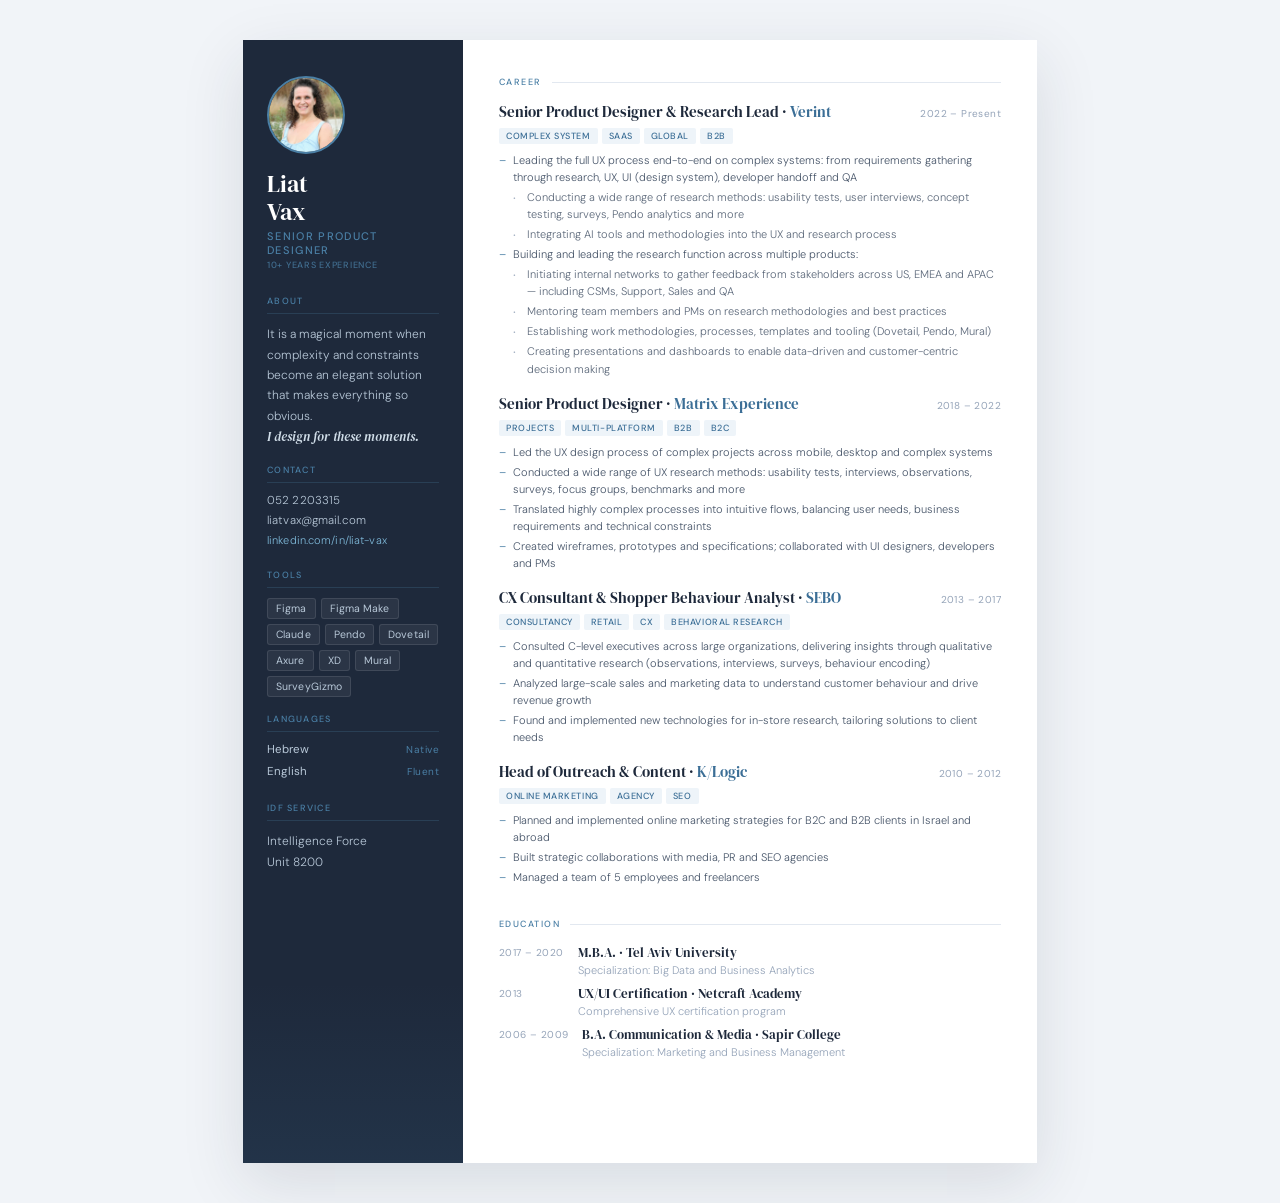
<file: images/Liat_Vax_CV_7.html>
<!DOCTYPE html>
<html lang="en">
<head>
<meta charset="UTF-8">
<meta name="viewport" content="width=device-width, initial-scale=1.0">
<title>Liat Vax — Product Designer</title>
<link href="https://fonts.googleapis.com/css2?family=DM+Serif+Display:ital@0;1&family=DM+Sans:wght@300;400;500&display=swap" rel="stylesheet">
<style>
  * { margin: 0; padding: 0; box-sizing: border-box; }

  :root {
    --white: #FFFFFF;
    --off-white: #F8F9FB;
    --slate-50: #F1F4F8;
    --slate-200: #E2E8F0;
    --slate-400: #94A3B8;
    --slate-600: #475569;
    --slate-800: #1E293B;
    --blue-soft: #4A7FA5;
    --blue-light: #EEF4F9;
    --blue-mid: #C8DCF0;
    --accent: #3B6E96;
  }

  @media print {
    @page { margin: 0; size: A4; }
    body { -webkit-print-color-adjust: exact; print-color-adjust: exact; }
    .page { box-shadow: none; }
  }

  body {
    background: var(--slate-50);
    font-family: 'DM Sans', sans-serif;
    color: var(--slate-800);
    min-height: 100vh;
    display: flex;
    justify-content: center;
    padding: 40px 20px;
  }

  .page {
    width: 794px;
    height: 1123px;
    background: var(--white);
    box-shadow: 0 20px 60px rgba(30,41,59,0.12);
    display: grid;
    grid-template-columns: 220px 1fr;
    position: relative;
    overflow: hidden;
  }

  /* ── SIDEBAR ── */
  .sidebar {
    background: var(--slate-800);
    padding: 36px 24px;
    display: flex;
    flex-direction: column;
    gap: 0;
    position: relative;
  }

  .sidebar::after {
    content: '';
    position: absolute;
    bottom: 0; left: 0; right: 0;
    height: 180px;
    background: linear-gradient(to top, rgba(59,110,150,0.15), transparent);
    pointer-events: none;
  }

  .photo-wrap {
    width: 78px;
    height: 78px;
    border-radius: 50%;
    border: 2px solid var(--blue-soft);
    overflow: hidden;
    margin-bottom: 16px;
    flex-shrink: 0;
  }

  .photo-wrap img {
    width: 100%;
    height: 100%;
    object-fit: cover;
  }

  .photo-placeholder {
    width: 100%;
    height: 100%;
    background: var(--slate-600);
    display: flex;
    align-items: center;
    justify-content: center;
    color: var(--slate-400);
    font-size: 11px;
    font-weight: 300;
    text-align: center;
    letter-spacing: 0.03em;
  }

  .name {
    font-family: 'DM Serif Display', serif;
    font-size: 24px;
    color: var(--white);
    line-height: 1.15;
    margin-bottom: 4px;
  }

  .role-tag {
    font-size: 11px;
    font-weight: 500;
    letter-spacing: 0.12em;
    text-transform: uppercase;
    color: var(--blue-soft);
    margin-bottom: 24px;
  }

  .sidebar-section {
    margin-bottom: 16px;
  }

  .sidebar-label {
    font-size: 9px;
    font-weight: 500;
    letter-spacing: 0.14em;
    text-transform: uppercase;
    color: var(--blue-soft);
    margin-bottom: 10px;
    padding-bottom: 6px;
    border-bottom: 1px solid rgba(74,127,165,0.25);
  }

  .sidebar-text {
    font-size: 12px;
    font-weight: 300;
    color: #B8C8D8;
    line-height: 1.7;
  }

  .sidebar-text em {
    font-style: italic;
    color: #D0DDE8;
    font-family: 'DM Serif Display', serif;
    font-size: 13px;
  }

  .tag-list {
    display: flex;
    flex-wrap: wrap;
    gap: 5px;
  }

  .tag {
    font-size: 10.5px;
    font-weight: 400;
    color: #B8C8D8;
    background: rgba(255,255,255,0.06);
    border: 1px solid rgba(255,255,255,0.1);
    border-radius: 3px;
    padding: 3px 8px;
    letter-spacing: 0.01em;
  }

  .contact-item {
    font-size: 11.5px;
    font-weight: 300;
    color: #B8C8D8;
    margin-bottom: 5px;
    letter-spacing: 0.01em;
  }

  .lang-item {
    display: flex;
    justify-content: space-between;
    align-items: center;
    margin-bottom: 7px;
  }

  .lang-name {
    font-size: 11.5px;
    font-weight: 400;
    color: #B8C8D8;
  }

  .lang-level {
    font-size: 10px;
    color: var(--blue-soft);
    letter-spacing: 0.05em;
  }

  /* ── MAIN ── */
  .main {
    padding: 36px 36px 36px 36px;
    display: flex;
    flex-direction: column;
    gap: 0;
  }

  .section-title {
    font-size: 9px;
    font-weight: 500;
    letter-spacing: 0.16em;
    text-transform: uppercase;
    color: var(--blue-soft);
    margin-bottom: 14px;
    display: flex;
    align-items: center;
    gap: 10px;
  }

  .section-title::after {
    content: '';
    flex: 1;
    height: 1px;
    background: var(--slate-200);
  }

  .job {
    margin-bottom: 16px;
  }

  .job-header {
    display: flex;
    align-items: baseline;
    justify-content: space-between;
    margin-bottom: 3px;
  }

  .job-title {
    font-family: 'DM Serif Display', serif;
    font-size: 14.5px;
    color: var(--slate-800);
    font-style: normal;
  }

  .job-company {
    color: var(--accent);
  }

  .job-date {
    font-size: 10px;
    font-weight: 400;
    color: var(--slate-400);
    letter-spacing: 0.04em;
    white-space: nowrap;
    flex-shrink: 0;
    margin-left: 12px;
  }

  .bullets {
    margin-top: 8px;
    list-style: none;
  }

  .bullets li {
    font-size: 11px;
    font-weight: 300;
    color: var(--slate-600);
    line-height: 1.55;
    padding-left: 14px;
    position: relative;
    margin-bottom: 3px;
  }

  .bullets li::before {
    content: '–';
    position: absolute;
    left: 0;
    color: var(--blue-soft);
    font-weight: 400;
  }

  .bullets li.sub {
    padding-left: 28px;
    color: var(--slate-600);
    opacity: 0.88;
  }

  .bullets li.sub::before {
    left: 14px;
    content: '·';
    font-size: 14px;
    line-height: 1.3;
    color: var(--slate-400);
  }

  .section-gap {
    margin-bottom: 16px;
  }

  .edu-item {
    display: flex;
    gap: 14px;
    margin-bottom: 8px;
    align-items: flex-start;
  }

  .edu-date {
    font-size: 10px;
    color: var(--slate-400);
    letter-spacing: 0.04em;
    white-space: nowrap;
    padding-top: 2px;
    min-width: 65px;
  }

  .edu-body {}

  .edu-title {
    font-family: 'DM Serif Display', serif;
    font-size: 13px;
    color: var(--slate-800);
  }

  .edu-sub {
    font-size: 11px;
    font-weight: 300;
    color: var(--slate-400);
    margin-top: 2px;
  }

  .divider {
    height: 1px;
    background: var(--slate-200);
    margin: 24px 0;
  }


  .job-tags {
    display: flex;
    flex-wrap: wrap;
    gap: 4px;
    margin-top: 6px;
    margin-bottom: 2px;
  }
  .job-tag {
    font-size: 9px;
    font-weight: 500;
    letter-spacing: 0.06em;
    text-transform: uppercase;
    color: var(--accent);
    background: var(--blue-light);
    border: none;
    border-radius: 2px;
    padding: 2px 7px;
  }
</style>
</head>
<body>
<div class="page">

  <!-- SIDEBAR -->
  <aside class="sidebar">

    <div class="photo-wrap">
      <img src="[data-uri]" alt="Liat Vax">
    </div>

    <div class="name">Liat<br>Vax</div>
    <div class="role-tag">Senior Product Designer<br><span style="font-size:9px;letter-spacing:0.08em;opacity:0.8">10+ years experience</span></div>

    <div class="sidebar-section">
      <div class="sidebar-label">About</div>
      <div class="sidebar-text">
        It is a magical moment when complexity and constraints become an elegant solution that makes everything so obvious.<br>
        <em>I design for these moments.</em>
      </div>
    </div>

    <div class="sidebar-section">
      <div class="sidebar-label">Contact</div>
      <div class="contact-item">052 2203315</div>
      <div class="contact-item">liatvax@gmail.com</div>
  <div class="contact-item"><a href="https://il.linkedin.com/in/liat-vax" style="color:#7EB8D8;text-decoration:none;font-size:11px;">linkedin.com/in/liat-vax</a></div>
    </div>

    <div class="sidebar-section">
      <div class="sidebar-label">Tools</div>
      <div class="tag-list">
        <span class="tag">Figma</span>
        <span class="tag">Figma Make</span>
        <span class="tag">Claude</span>
        <span class="tag">Pendo</span>
        <span class="tag">Dovetail</span>
        <span class="tag">Axure</span>
        <span class="tag">XD</span>
        <span class="tag">Mural</span>
        <span class="tag">SurveyGizmo</span>
      </div>
    </div>

    <div class="sidebar-section">
      <div class="sidebar-label">Languages</div>
      <div class="lang-item">
        <span class="lang-name">Hebrew</span>
        <span class="lang-level">Native</span>
      </div>
      <div class="lang-item">
        <span class="lang-name">English</span>
        <span class="lang-level">Fluent</span>
      </div>
    </div>

    <div class="sidebar-section">
      <div class="sidebar-label">IDF Service</div>
      <div class="sidebar-text">Intelligence Force<br>Unit 8200</div>
    </div>

  </aside>

  <!-- MAIN -->
  <main class="main">

    <div class="section-gap">
      <div class="section-title">Career</div>

      <!-- Verint -->
      <div class="job">
        <div class="job-header">
          <div class="job-title">Senior Product Designer &amp; Research Lead · <span class="job-company">Verint</span></div>
          <div class="job-date">2022 – Present</div>
        </div>
        <div class="job-tags"><span class="job-tag">Complex System</span><span class="job-tag">SaaS</span><span class="job-tag">Global</span><span class="job-tag">B2B</span></div>
        <ul class="bullets">
          <li>Leading the full UX process end-to-end on complex systems: from requirements gathering through research, UX, UI (design system), developer handoff and QA</li>
          <li class="sub">Conducting a wide range of research methods: usability tests, user interviews, concept testing, surveys, Pendo analytics and more</li>
          <li class="sub">Integrating AI tools and methodologies into the UX and research process</li>
          <li>Building and leading the research function across multiple products:</li>
          <li class="sub">Initiating internal networks to gather feedback from stakeholders across US, EMEA and APAC — including CSMs, Support, Sales and QA</li>
          <li class="sub">Mentoring team members and PMs on research methodologies and best practices</li>
          <li class="sub">Establishing work methodologies, processes, templates and tooling (Dovetail, Pendo, Mural)</li>
          <li class="sub">Creating presentations and dashboards to enable data-driven and customer-centric decision making</li>
        </ul>
      </div>

      <!-- Matrix -->
      <div class="job">
        <div class="job-header">
          <div class="job-title">Senior Product Designer · <span class="job-company">Matrix Experience</span></div>
          <div class="job-date">2018 – 2022</div>
        </div>
        <div class="job-tags"><span class="job-tag">Projects</span><span class="job-tag">Multi-platform</span><span class="job-tag">B2B</span><span class="job-tag">B2C</span></div>
        <ul class="bullets">
          <li>Led the UX design process of complex projects across mobile, desktop and complex systems</li>
          <li>Conducted a wide range of UX research methods: usability tests, interviews, observations, surveys, focus groups, benchmarks and more</li>
          <li>Translated highly complex processes into intuitive flows, balancing user needs, business requirements and technical constraints</li>
          <li>Created wireframes, prototypes and specifications; collaborated with UI designers, developers and PMs</li>
        </ul>
      </div>

      <!-- SEBO -->
      <div class="job">
        <div class="job-header">
          <div class="job-title">CX Consultant &amp; Shopper Behaviour Analyst · <span class="job-company">SEBO</span></div>
          <div class="job-date">2013 – 2017</div>
        </div>
        <div class="job-tags"><span class="job-tag">Consultancy</span><span class="job-tag">Retail</span><span class="job-tag">CX</span><span class="job-tag">Behavioral Research</span></div>
        <ul class="bullets">
          <li>Consulted C-level executives across large organizations, delivering insights through qualitative and quantitative research (observations, interviews, surveys, behaviour encoding)</li>
          <li>Analyzed large-scale sales and marketing data to understand customer behaviour and drive revenue growth</li>
          <li>Found and implemented new technologies for in-store research, tailoring solutions to client needs</li>
        </ul>
      </div>

      <!-- K/Logic -->
      <div class="job">
        <div class="job-header">
          <div class="job-title">Head of Outreach &amp; Content · <span class="job-company">K/Logic</span></div>
          <div class="job-date">2010 – 2012</div>
        </div>
        <div class="job-tags"><span class="job-tag">Online Marketing</span><span class="job-tag">Agency</span><span class="job-tag">SEO</span></div>
        <ul class="bullets">
          <li>Planned and implemented online marketing strategies for B2C and B2B clients in Israel and abroad</li>
          <li>Built strategic collaborations with media, PR and SEO agencies</li>
          <li>Managed a team of 5 employees and freelancers</li>
        </ul>
      </div>

    </div>

    <!-- Education -->
    <div>
      <div class="section-title">Education</div>

      <div class="edu-item">
        <div class="edu-date">2017 – 2020</div>
        <div class="edu-body">
          <div class="edu-title">M.B.A. · Tel Aviv University</div>
          <div class="edu-sub">Specialization: Big Data and Business Analytics</div>
        </div>
      </div>

      <div class="edu-item">
        <div class="edu-date">2013</div>
        <div class="edu-body">
          <div class="edu-title">UX/UI Certification · Netcraft Academy</div>
          <div class="edu-sub">Comprehensive UX certification program</div>
        </div>
      </div>

      <div class="edu-item">
        <div class="edu-date">2006 – 2009</div>
        <div class="edu-body">
          <div class="edu-title">B.A. Communication &amp; Media · Sapir College</div>
          <div class="edu-sub">Specialization: Marketing and Business Management</div>
        </div>
      </div>

    </div>

  </main>

</div>
</body>
</html>
</file>
